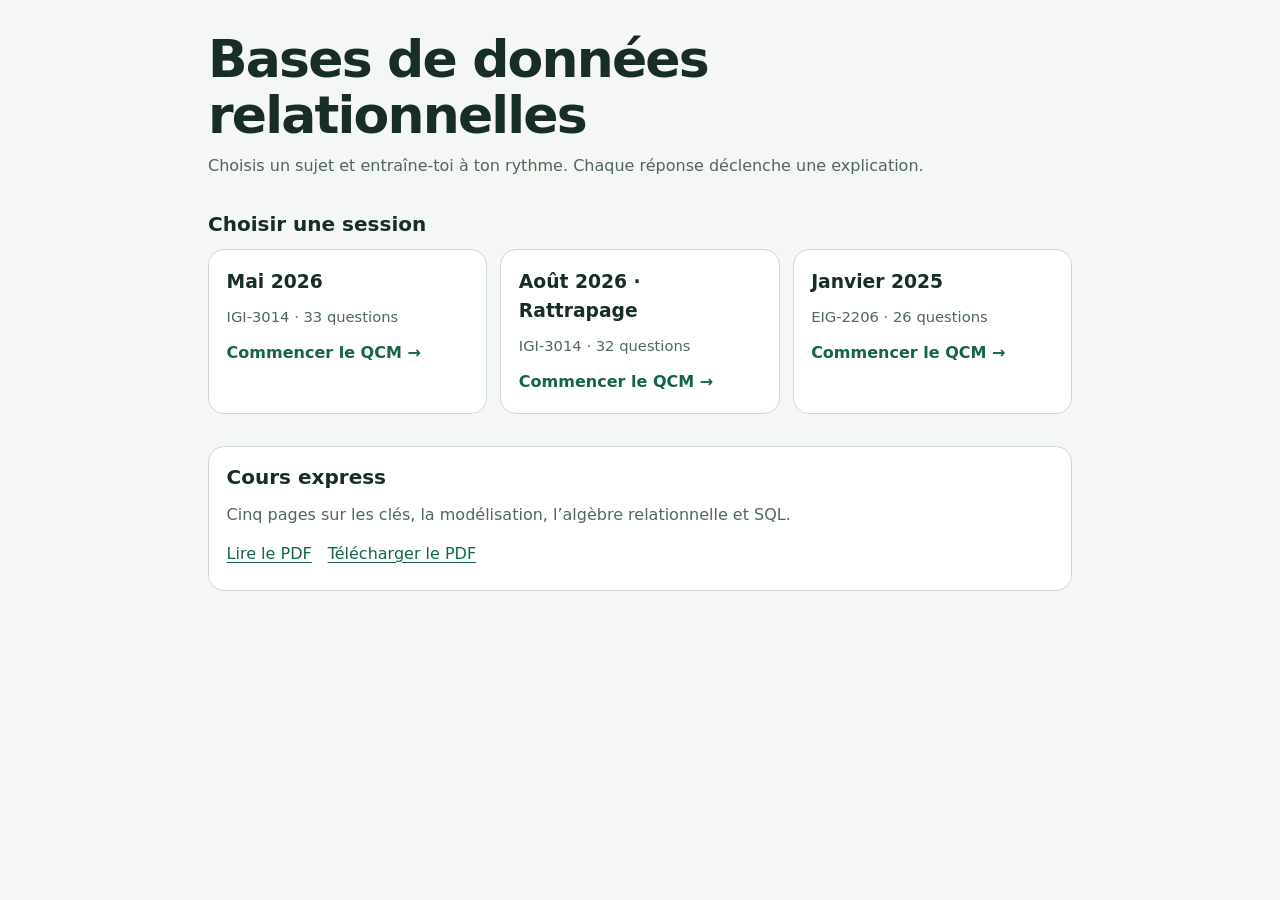
<file: index.html>
<!doctype html>
<html lang="fr">
<head>
<meta charset="utf-8">
<meta name="viewport" content="width=device-width, initial-scale=1">
<title>Réviser les bases de données relationnelles</title>
<link rel="stylesheet" href="revision.css">
</head>
<body>
<main>
  <h1>Bases de données relationnelles</h1>
  <p class="lede">Choisis un sujet et entraîne-toi à ton rythme. Chaque réponse déclenche une explication.</p>
  <section class="collection" aria-labelledby="sessions">
    <h2 id="sessions">Choisir une session</h2>
    <div class="grid">
      <a class="card session-card" href="entrainement.html?session=mai">
        <h3>Mai 2026</h3>
        <p class="detail">IGI-3014 · 33 questions</p>
        <strong>Commencer le QCM <span aria-hidden="true">→</span></strong>
      </a>
      <a class="card session-card" href="entrainement.html?session=aout">
        <h3>Août 2026 · Rattrapage</h3>
        <p class="detail">IGI-3014 · 32 questions</p>
        <strong>Commencer le QCM <span aria-hidden="true">→</span></strong>
      </a>
      <a class="card session-card" href="qcm-bdd-2024-2025.html">
        <h3>Janvier 2025</h3>
        <p class="detail">EIG-2206 · 26 questions</p>
        <strong>Commencer le QCM <span aria-hidden="true">→</span></strong>
      </a>
    </div>
  </section>
  <section class="collection card" aria-labelledby="course">
    <h2 id="course">Cours express</h2>
    <p class="lede">Cinq pages sur les clés, la modélisation, l’algèbre relationnelle et SQL.</p>
    <div class="pdf-links">
      <a href="cours-express-bdd.pdf">Lire le PDF</a>
      <a href="cours-express-bdd.pdf" download>Télécharger le PDF</a>
    </div>
  </section>
</main>
</body>
</html>
</file>
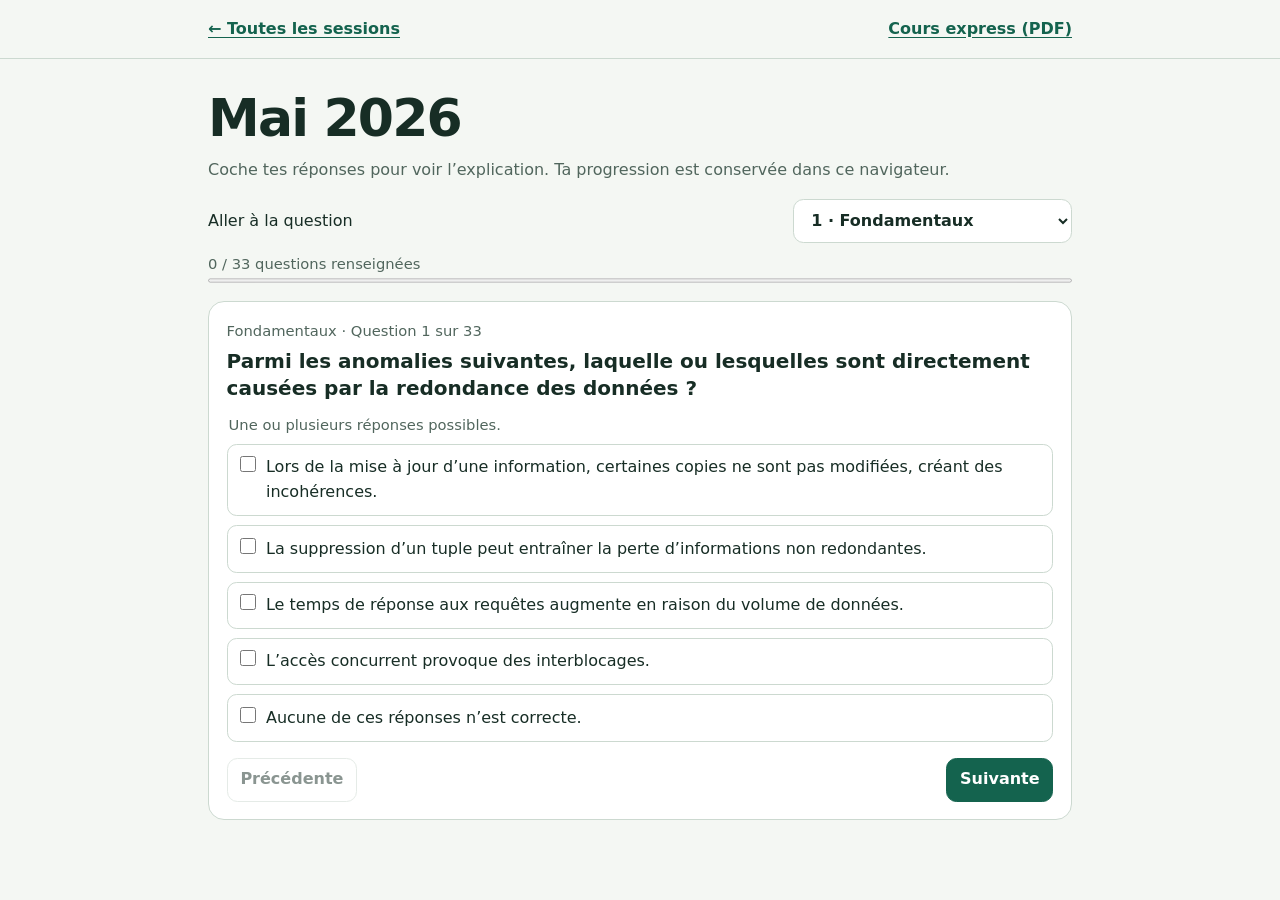
<file: entrainement.html>
<!doctype html>
<html lang="fr">
<head>
<meta charset="utf-8">
<meta name="viewport" content="width=device-width, initial-scale=1">
<title>QCM interactif · Révision BDD</title>
<link rel="stylesheet" href="revision.css">
<script defer src="sessions-2026.js"></script>
<script defer src="entrainement.js"></script>
</head>
<body>
<header><nav class="header-inner" aria-label="Navigation principale">
  <a href="./">← Toutes les sessions</a>
  <a href="cours-express-bdd.pdf">Cours express (PDF)</a>
</nav></header>
<main>
  <h1 id="session-title">QCM interactif</h1>
  <p id="intro" class="lede">Coche tes réponses pour voir l’explication. Ta progression est conservée dans ce navigateur.</p>
  <div class="toolbar">
    <label for="jump">Aller à la question</label>
    <select id="jump"></select>
  </div>
  <p id="progress-label" class="detail" aria-live="polite"></p>
  <progress id="progress" aria-labelledby="progress-label"></progress>
  <article class="card" id="question" aria-labelledby="stem">
    <p id="topic" class="detail"></p>
    <h2 id="stem" class="question-heading" tabindex="-1"></h2>
    <pre id="query" hidden><code></code></pre>
    <details id="diagram" hidden>
      <summary>Afficher le schéma</summary>
      <figure><img id="diagram-image" alt=""><figcaption><a id="diagram-link" target="_blank" rel="noopener">Ouvrir le schéma en grand</a></figcaption></figure>
    </details>
    <fieldset id="choices"><legend class="detail">Une ou plusieurs réponses possibles.</legend></fieldset>
    <div id="feedback" class="feedback" role="status" hidden>
      <strong id="verdict"></strong><p id="explanation"></p>
    </div>
    <nav class="pagination" aria-label="Navigation entre les questions">
      <button id="previous" type="button">Précédente</button>
      <button id="next" class="primary" type="button">Suivante</button>
    </nav>
  </article>
  <section id="summary" class="collection card" hidden aria-labelledby="result-title">
    <h2 id="result-title" tabindex="-1">Bilan de la session</h2>
    <p id="result" class="lede"></p>
    <div class="pagination">
      <button id="resume" class="primary" type="button">Revoir les réponses</button>
    </div>
  </section>
</main>
</body>
</html>
</file>
<file: revision.css>
:root {
  color-scheme: light dark;
  --paper: light-dark(#f4f7f3, #111b18);
  --surface: light-dark(#fff, #1b2a24);
  --ink: light-dark(#172d25, #edf8f0);
  --muted: light-dark(#51665d, #acc1b5);
  --line: light-dark(#ccd9d0, #43584e);
  --green: light-dark(#14634e, #96e1c0);
  --accent: light-dark(#14634e, #96e1c0);
  --on-accent: light-dark(#fff, #12251c);
  --error: light-dark(#9e392c, #ffb3a4);
  --warning: light-dark(#795414, #f4d394);
  font: 100%/1.55 system-ui, sans-serif;
}
* { box-sizing: border-box; }
body { margin: 0; background: var(--paper); color: var(--ink); }
main, .header-inner { width: min(100% - 2rem, 54rem); margin-inline: auto; }
main { padding: 2rem 0 3rem; }
header { border-bottom: 1px solid var(--line); }
.header-inner { display: flex; flex-wrap: wrap; align-items: center; justify-content: space-between; gap: .5rem 1rem; padding-block: .65rem; }
header a { font-weight: 700; padding-block: .4rem; }
h1,h2,h3,p { margin: 0; }
h1 { font-size: clamp(1.9rem, 5vw, 3.25rem); line-height: 1.07; letter-spacing: -.035em; }
h2 { font-size: 1.25rem; line-height: 1.35; }
a { color: var(--green); text-underline-offset: .18em; }
a:focus-visible,button:focus-visible,select:focus-visible,summary:focus-visible { outline: 3px solid var(--green); outline-offset: 3px; }
.lede { margin-top: .7rem; color: var(--muted); }
.collection { margin-top: 2rem; }
.grid { display: grid; gap: .8rem; grid-template-columns: repeat(auto-fit, minmax(min(100%, 15rem), 1fr)); margin-top: .65rem; }
.card { background: var(--surface); border: 1px solid var(--line); border-radius: 1rem; padding: 1.1rem; min-width: 0; }
.session-card { display: grid; gap: .6rem; align-content: start; text-decoration: none; color: var(--ink); }
.session-card:hover { border-color: var(--green); }
.session-card strong { color: var(--green); margin-top: .2rem; }
.detail { color: var(--muted); font-size: .92rem; }
.toolbar,.pagination { display: flex; flex-wrap: wrap; align-items: center; gap: .65rem; }
.toolbar { margin: 1rem 0 .65rem; justify-content: space-between; }
progress { width: 100%; height: .55rem; accent-color: var(--green); display: block; }
#question { margin-top: 1rem; }
.question-heading { margin: .35rem 0 .75rem; overflow-wrap: anywhere; }
fieldset { display: grid; gap: .55rem; padding: 0; border: 0; margin: 0; min-width: 0; }
legend { margin: 0 0 .45rem; }
.choice { display: flex; align-items: baseline; gap: .65rem; padding: .65rem .75rem; min-height: 44px; border: 1px solid var(--line); border-radius: .6rem; cursor: pointer; overflow-wrap: anywhere; }
.choice:has(input:focus-visible) { outline: 2px solid var(--green); outline-offset: 2px; }
.choice:has(input:checked) { border-color: var(--green); }
.choice input { margin: 0; width: 1rem; height: 1rem; flex: 0 0 1rem; accent-color: var(--accent); }
.choice span { min-width: 0; }
.choice code { white-space: pre-wrap; overflow-wrap: anywhere; }
.choice[data-result="yes"] { border-color: var(--green); }
.choice[data-result="no"] { border-color: var(--error); }
.status-tag { display: block; margin-top: .2rem; color: var(--muted); font-size: .8rem; font-weight: 700; }
.feedback { margin-top: 1rem; padding: .7rem 0 .3rem .85rem; border-left: 3px solid var(--green); }
.feedback[data-tone="error"] { border-color: var(--error); }
.feedback[data-tone="partial"] { border-color: var(--warning); }
.feedback p { margin: .25rem 0; }
.pagination { margin-top: 1rem; justify-content: space-between; }
button,select,.button { min-height: 44px; font: inherit; font-weight: 650; color: var(--ink); border: 1px solid var(--line); border-radius: .65rem; background: var(--surface); padding: .45rem .8rem; }
select { max-width: 100%; }
button,.button { cursor: pointer; }
button:disabled { opacity: .5; cursor: default; }
.primary { background: var(--accent); color: var(--on-accent); border-color: var(--accent); }
pre { margin: .7rem 0; overflow-wrap: anywhere; white-space: pre-wrap; background: var(--paper); border-radius: .55rem; padding: .65rem .75rem; }
details { margin: .7rem 0; }
summary { color: var(--green); font-weight: 650; cursor: pointer; width: fit-content; padding-block: .32rem; }
figure { margin: .5rem 0 0; }
img { max-width: 100%; height: auto; display: block; border-radius: .3rem; background: #fff; }
.pdf-links { display: flex; flex-wrap: wrap; gap: .3rem 1rem; margin-top: .55rem; }
.pdf-links a { padding-block: .35rem; }
[hidden] { display: none !important; }
</file>
